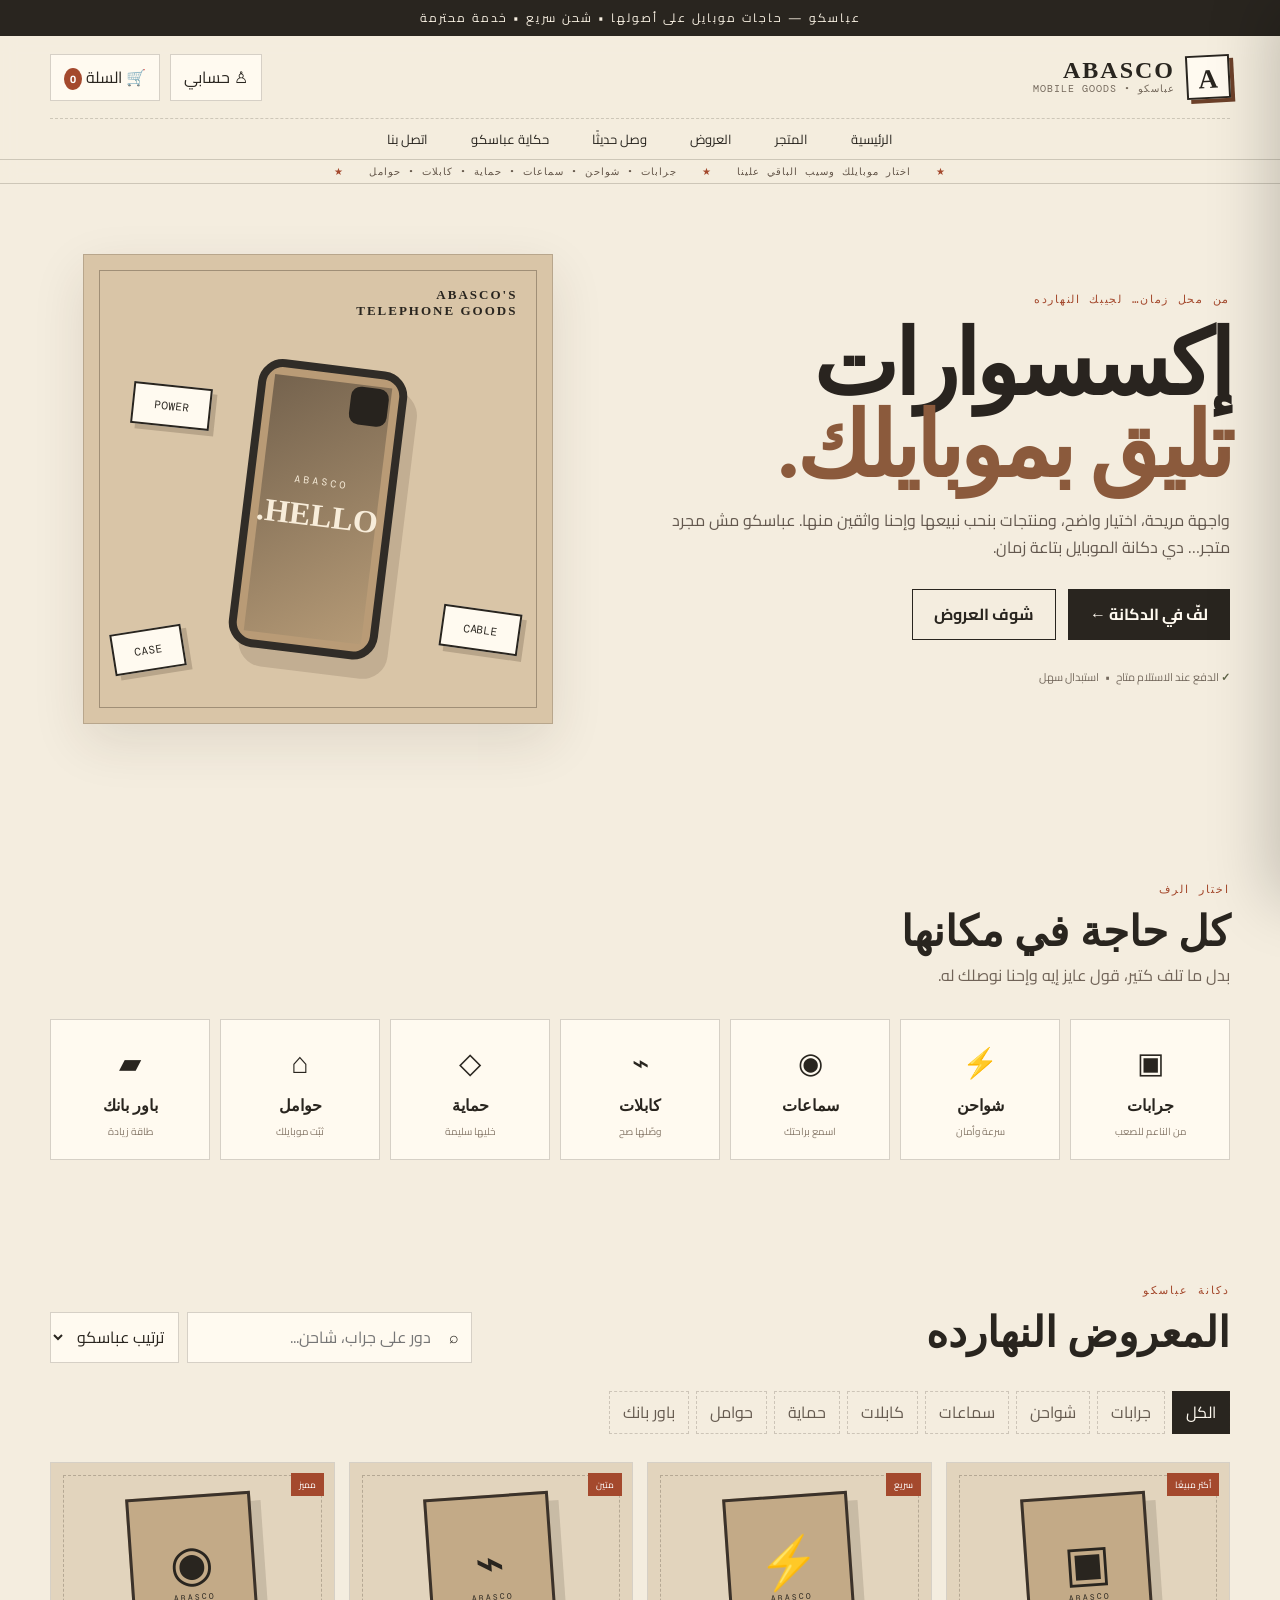
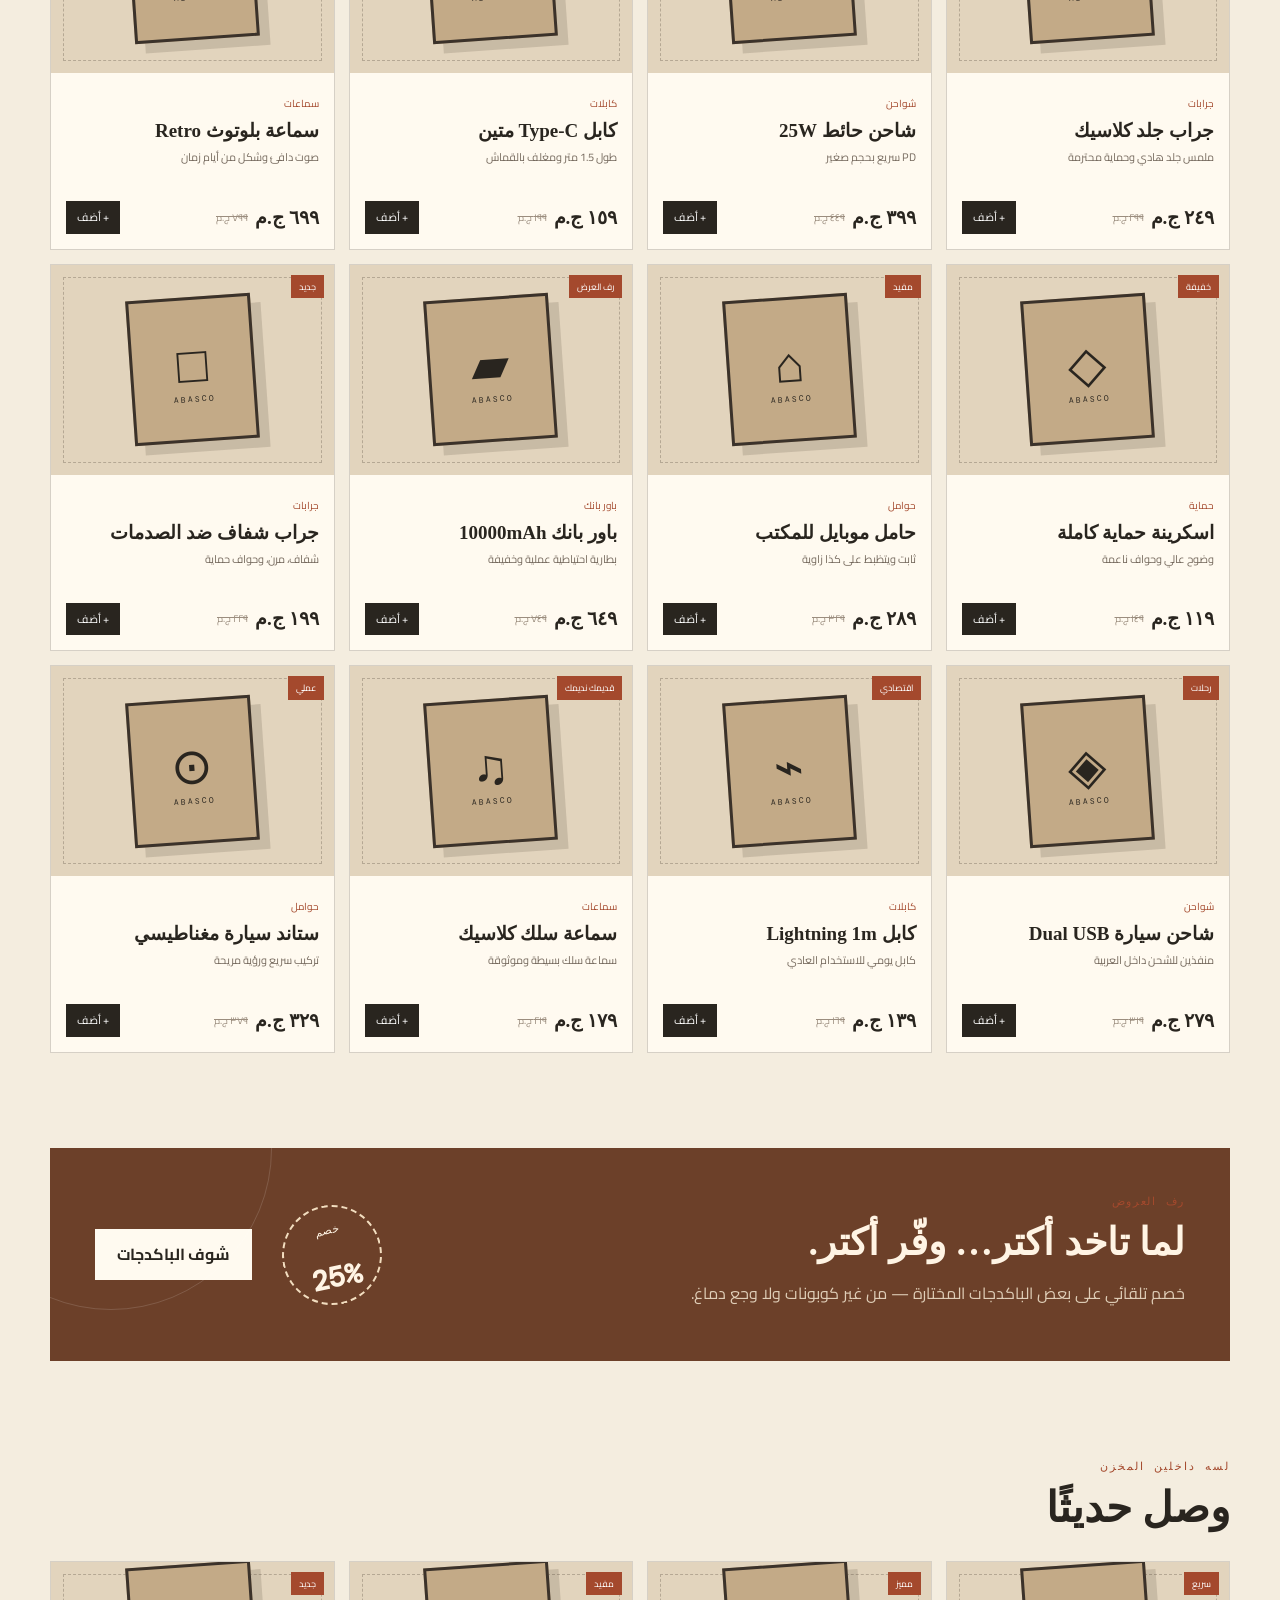
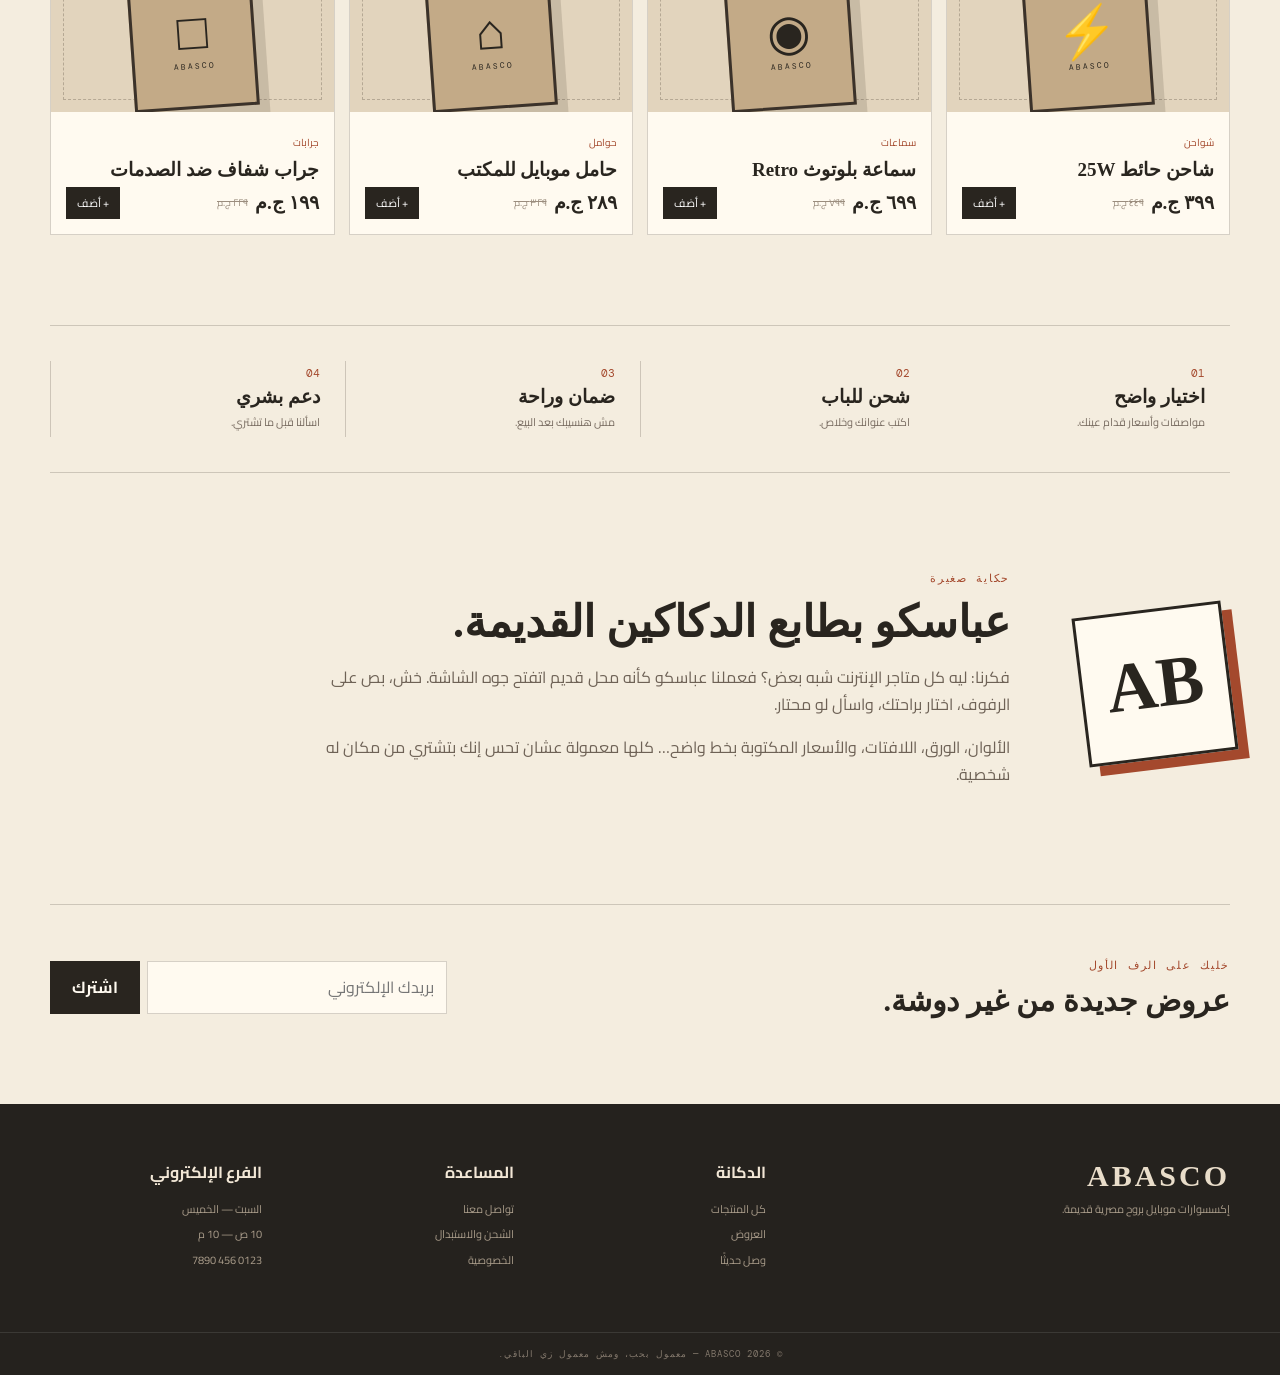
<file: index.html>
<!DOCTYPE html>
<html lang="ar" dir="rtl">
<head>
  <meta charset="UTF-8">
  <meta name="viewport" content="width=device-width, initial-scale=1.0">
  <meta name="description" content="Abasco - عباسكو | متجر إكسسوارات الموبايل">
  <title>عباسكو | Abasco</title>
  <link rel="stylesheet" href="style.css">
</head>
<body>
  <div class="announcement">عباسكو — حاجات موبايل على أصولها • شحن سريع • خدمة محترمة</div>

  <header class="site-header">
    <div class="top-line">
      <button class="icon-btn mobile-menu-btn" id="mobileMenuBtn" aria-label="القائمة">☰</button>
      <a class="brand" href="#home" aria-label="عباسكو">
        <span class="brand-mark">A</span>
        <span>
          <strong>ABASCO</strong>
          <small>عباسكو • MOBILE GOODS</small>
        </span>
      </a>
      <div class="header-actions">
        <button class="header-link" id="accountBtn">♙ حسابي</button>
        <button class="header-link cart-trigger" id="cartBtn">🛒 السلة <b id="cartCount">0</b></button>
      </div>
    </div>

    <nav class="main-nav" id="mainNav">
      <a href="#home">الرئيسية</a>
      <a href="#shop">المتجر</a>
      <a href="#offers">العروض</a>
      <a href="#new">وصل حديثًا</a>
      <a href="#about">حكاية عباسكو</a>
      <a href="#contact">اتصل بنا</a>
    </nav>

    <div class="ticker">
      <span>★</span> اختار موبايلك وسيب الباقي علينا
      <span>★</span> جرابات • شواحن • سماعات • حماية • كابلات • حوامل
      <span>★</span>
    </div>
  </header>

  <main id="home">
    <section class="hero section-shell">
      <div class="hero-copy">
        <div class="eyebrow">من محل زمان… لجيبك النهارده</div>
        <h1>إكسسوارات<br><em>تليق بموبايلك.</em></h1>
        <p>واجهة مريحة، اختيار واضح، ومنتجات بنحب نبيعها وإحنا واثقين منها. عباسكو مش مجرد متجر… دي دكانة الموبايل بتاعة زمان.</p>
        <div class="hero-buttons">
          <a class="btn primary" href="#shop">لفّ في الدكانة ←</a>
          <a class="btn ghost" href="#offers">شوف العروض</a>
        </div>
        <div class="hero-note"><span>✓</span> الدفع عند الاستلام متاح &nbsp; • &nbsp; استبدال سهل</div>
      </div>
      <div class="hero-display">
        <div class="display-frame">
          <div class="display-label">ABASCO'S<br>TELEPHONE GOODS</div>
          <div class="display-phone">
            <div class="phone-camera"></div>
            <div class="phone-screen">
              <span>ABASCO</span>
              <b>HELLO.</b>
            </div>
          </div>
          <div class="display-accessory accessory-one">CASE</div>
          <div class="display-accessory accessory-two">CABLE</div>
          <div class="display-accessory accessory-three">POWER</div>
        </div>
      </div>
    </section>

    <section class="categories section-shell" aria-label="التصنيفات">
      <div class="section-heading">
        <span>اختار الرف</span>
        <h2>كل حاجة في مكانها</h2>
        <p>بدل ما تلف كتير، قول عايز إيه وإحنا نوصلك له.</p>
      </div>
      <div class="category-grid" id="categoryGrid"></div>
    </section>

    <section class="shop section-shell" id="shop">
      <div class="shop-head">
        <div class="section-heading compact">
          <span>دكانة عباسكو</span>
          <h2>المعروض النهارده</h2>
        </div>
        <div class="shop-tools">
          <label class="search-box">⌕ <input id="searchInput" type="search" placeholder="دور على جراب، شاحن..." aria-label="بحث"></label>
          <select id="sortSelect" aria-label="ترتيب المنتجات">
            <option value="featured">ترتيب عباسكو</option>
            <option value="low">السعر: الأقل</option>
            <option value="high">السعر: الأعلى</option>
            <option value="new">الأحدث</option>
          </select>
        </div>
      </div>
      <div class="filter-row" id="filterRow"></div>
      <div class="products-grid" id="productsGrid"></div>
      <div class="empty-state" id="emptyState" hidden>ملقيناش اللي بتدور عليه… جرّب كلمة تانية.</div>
    </section>

    <section class="offer-banner section-shell" id="offers">
      <div>
        <span class="eyebrow">رف العروض</span>
        <h2>لما تاخد أكتر… وفّر أكتر.</h2>
        <p>خصم تلقائي على بعض الباكدجات المختارة — من غير كوبونات ولا وجع دماغ.</p>
      </div>
      <div class="offer-stamp">خصم<br><strong>25%</strong></div>
      <a href="#shop" class="btn light">شوف الباكدجات</a>
    </section>

    <section class="new-section section-shell" id="new">
      <div class="section-heading">
        <span>لسه داخلين المخزن</span>
        <h2>وصل حديثًا</h2>
      </div>
      <div class="new-arrivals" id="newArrivals"></div>
    </section>

    <section class="trust section-shell">
      <div class="trust-card"><b>01</b><strong>اختيار واضح</strong><span>مواصفات وأسعار قدام عينك.</span></div>
      <div class="trust-card"><b>02</b><strong>شحن للباب</strong><span>اكتب عنوانك وخلاص.</span></div>
      <div class="trust-card"><b>03</b><strong>ضمان وراحة</strong><span>مش هنسيبك بعد البيع.</span></div>
      <div class="trust-card"><b>04</b><strong>دعم بشري</strong><span>اسألنا قبل ما تشتري.</span></div>
    </section>

    <section class="story section-shell" id="about">
      <div class="story-sign">AB</div>
      <div>
        <span class="eyebrow">حكاية صغيرة</span>
        <h2>عباسكو بطابع الدكاكين القديمة.</h2>
        <p>فكرنا: ليه كل متاجر الإنترنت شبه بعض؟ فعملنا عباسكو كأنه محل قديم اتفتح جوه الشاشة. خش، بص على الرفوف، اختار براحتك، واسأل لو محتار.</p>
        <p>الألوان، الورق، اللافتات، والأسعار المكتوبة بخط واضح… كلها معمولة عشان تحس إنك بتشتري من مكان له شخصية.</p>
      </div>
    </section>

    <section class="newsletter section-shell" id="contact">
      <div>
        <span class="eyebrow">خليك على الرف الأول</span>
        <h2>عروض جديدة من غير دوشة.</h2>
      </div>
      <form id="newsletterForm">
        <input type="email" required placeholder="بريدك الإلكتروني">
        <button class="btn primary" type="submit">اشترك</button>
      </form>
    </section>
  </main>

  <footer class="footer">
    <div class="footer-inner section-shell">
      <div>
        <div class="footer-brand">ABASCO</div>
        <p>إكسسوارات موبايل بروح مصرية قديمة.</p>
      </div>
      <div><b>الدكانة</b><a href="#shop">كل المنتجات</a><a href="#offers">العروض</a><a href="#new">وصل حديثًا</a></div>
      <div><b>المساعدة</b><a href="#contact">تواصل معنا</a><a href="#" id="shippingLink">الشحن والاستبدال</a><a href="#" id="privacyLink">الخصوصية</a></div>
      <div><b>الفرع الإلكتروني</b><span>السبت — الخميس</span><span>10 ص — 10 م</span><span>0123 456 7890</span></div>
    </div>
    <div class="copyright">© 2026 ABASCO — معمول بحب، ومش معمول زي الباقي.</div>
  </footer>

  <aside class="cart-drawer" id="cartDrawer" aria-label="سلة المشتريات">
    <div class="drawer-head"><h2>سلة عباسكو</h2><button class="close-btn" id="closeCart">×</button></div>
    <div id="cartItems" class="cart-items"></div>
    <div class="cart-footer">
      <div class="total-line"><span>الإجمالي</span><strong id="cartTotal">0 ج.م</strong></div>
      <button class="btn primary full" id="checkoutBtn">إتمام الطلب</button>
      <button class="text-btn" id="clearCart">تفريغ السلة</button>
    </div>
  </aside>
  <div class="overlay" id="overlay"></div>

  <dialog id="checkoutDialog" class="modal">
    <button class="modal-close" data-close>×</button>
    <div class="modal-title"><span>ورقة الطلب</span><h2>بيانات التوصيل</h2></div>
    <form id="checkoutForm">
      <div class="form-grid">
        <label>الاسم<input name="name" required placeholder="اسمك بالكامل"></label>
        <label>الموبايل<input name="phone" required inputmode="tel" placeholder="01xxxxxxxxx"></label>
        <label class="wide">المحافظة / المنطقة<input name="area" required placeholder="مثال: القاهرة - مدينة نصر"></label>
        <label class="wide">العنوان بالتفصيل<textarea name="address" required rows="3" placeholder="الشارع، العمارة، الدور..."></textarea></label>
        <label>طريقة الدفع<select name="payment"><option>الدفع عند الاستلام</option><option>تحويل بنكي</option></select></label>
        <label>ملاحظات<input name="notes" placeholder="اختياري"></label>
      </div>
      <div class="order-summary" id="checkoutSummary"></div>
      <button class="btn primary full" type="submit">تأكيد الطلب</button>
    </form>
  </dialog>

  <dialog id="accountDialog" class="modal small-modal">
    <button class="modal-close" data-close>×</button>
    <div class="modal-title"><span>دفتر الزباين</span><h2>حسابي</h2></div>
    <p>احفظ بياناتك على جهازك عشان الطلب الجاي يبقى أسرع.</p>
    <form id="accountForm">
      <label>الاسم<input name="name" required placeholder="اسمك"></label>
      <label>رقم الموبايل<input name="phone" required placeholder="01xxxxxxxxx"></label>
      <button class="btn primary full" type="submit">حفظ البيانات</button>
    </form>
  </dialog>

  <div class="toast" id="toast"></div>
  <script src="script.js"></script>
</body>
</html>
</file>
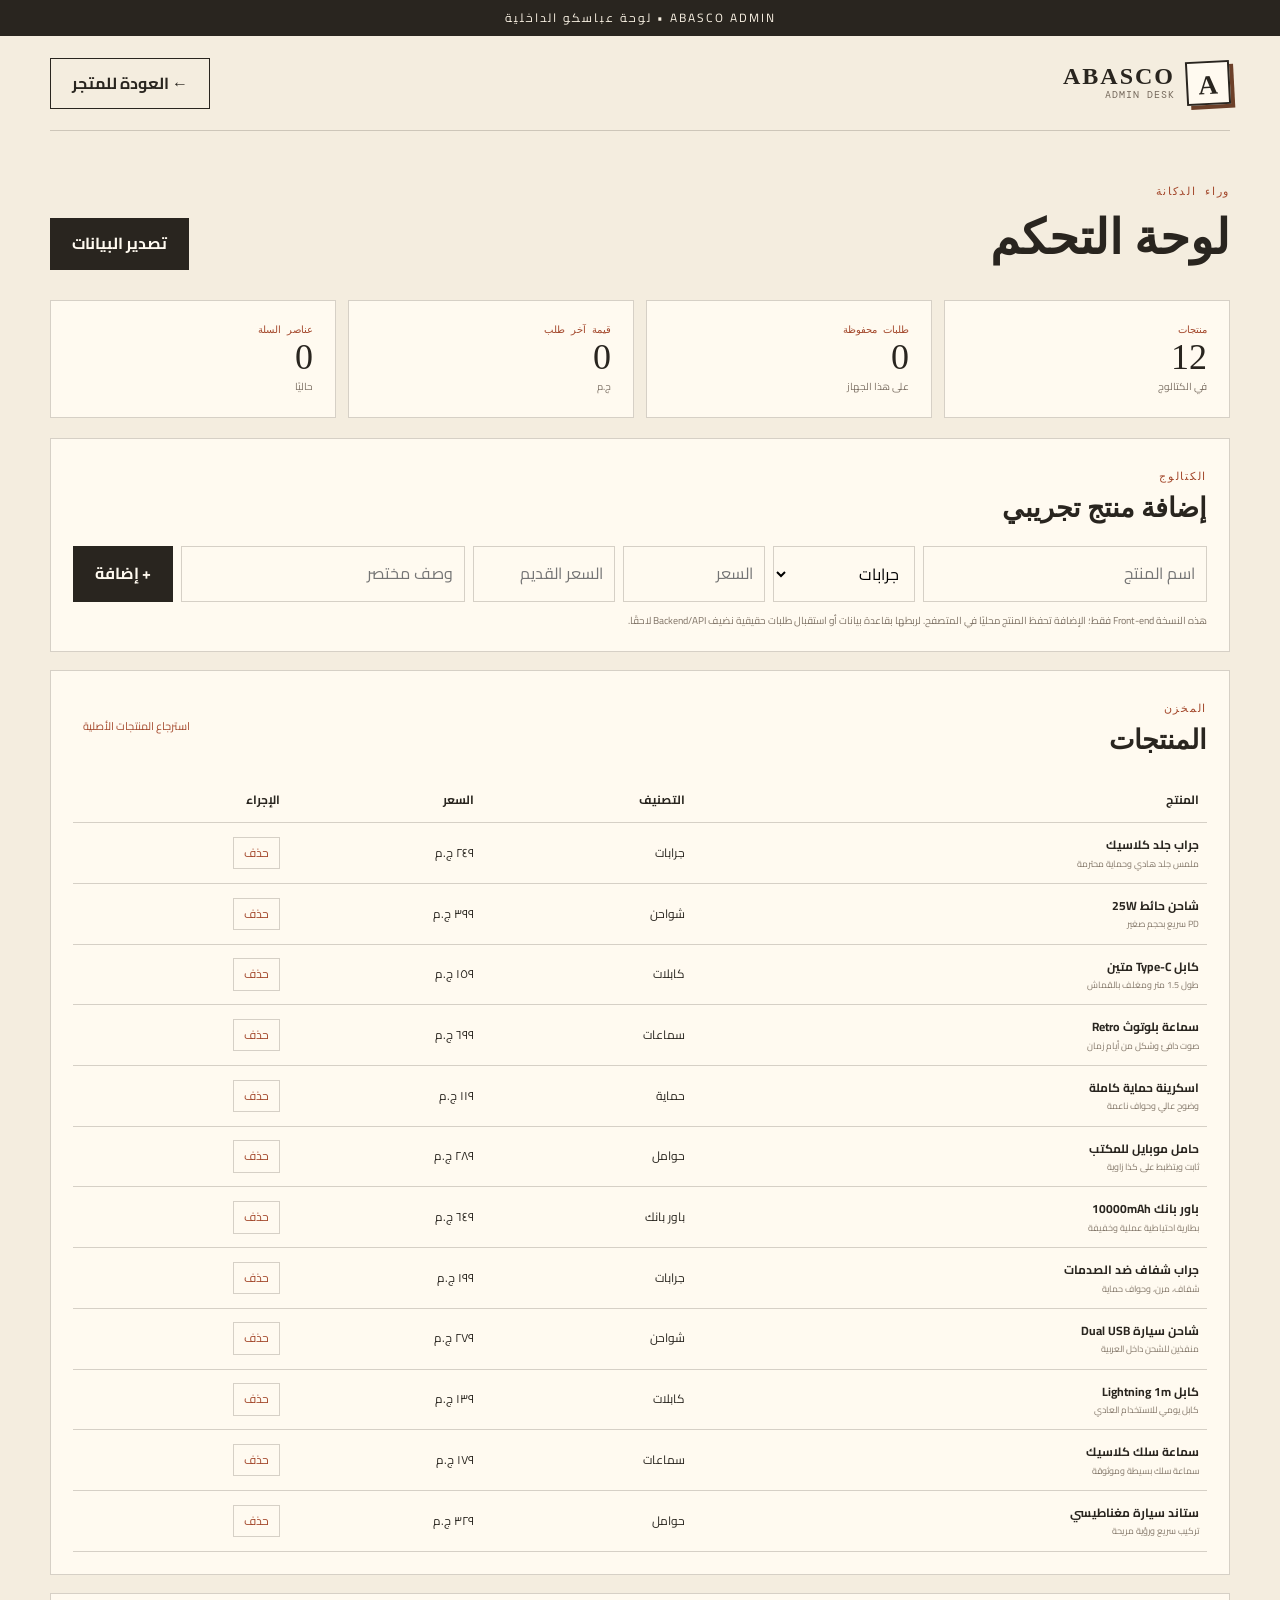
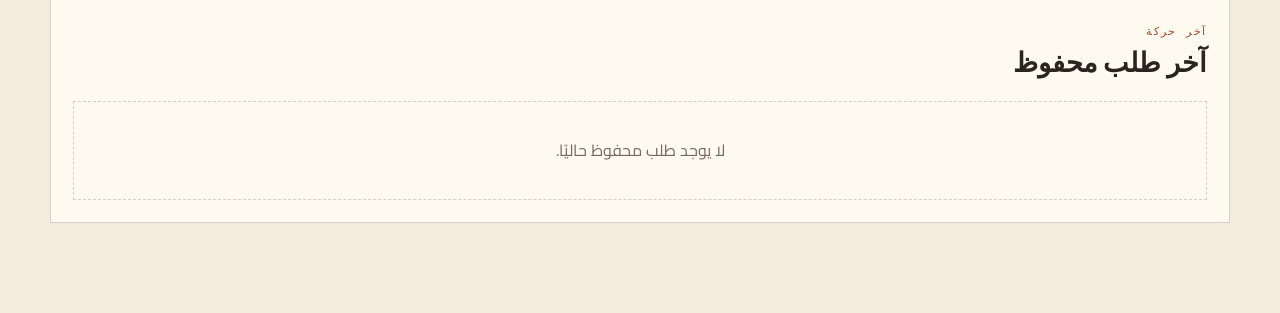
<file: admin.html>
<!DOCTYPE html>
<html lang="ar" dir="rtl">
<head>
<meta charset="UTF-8"><meta name="viewport" content="width=device-width, initial-scale=1.0">
<title>عباسكو | لوحة الإدارة</title><link rel="stylesheet" href="style.css">
</head>
<body class="admin-page">
<div class="announcement">ABASCO ADMIN • لوحة عباسكو الداخلية</div>
<header class="admin-header section-shell">
  <a class="brand" href="index.html"><span class="brand-mark">A</span><span><strong>ABASCO</strong><small>ADMIN DESK</small></span></a>
  <a class="btn ghost" href="index.html">← العودة للمتجر</a>
</header>
<main class="section-shell admin-main">
  <div class="admin-title"><div><span class="eyebrow">وراء الدكانة</span><h1>لوحة التحكم</h1></div><button class="btn primary" id="exportBtn">تصدير البيانات</button></div>
  <section class="stats-grid">
    <div class="stat"><small>منتجات</small><strong id="productStat">0</strong><span>في الكتالوج</span></div>
    <div class="stat"><small>طلبات محفوظة</small><strong id="orderStat">0</strong><span>على هذا الجهاز</span></div>
    <div class="stat"><small>قيمة آخر طلب</small><strong id="lastTotal">0</strong><span>ج.م</span></div>
    <div class="stat"><small>عناصر السلة</small><strong id="cartStat">0</strong><span>حاليًا</span></div>
  </section>

  <section class="admin-panel">
    <div class="panel-head"><div><span class="eyebrow">الكتالوج</span><h2>إضافة منتج تجريبي</h2></div></div>
    <form id="productForm" class="admin-form">
      <input name="name" required placeholder="اسم المنتج">
      <select name="category"><option>جرابات</option><option>شواحن</option><option>سماعات</option><option>كابلات</option><option>حماية</option><option>حوامل</option><option>باور بانك</option></select>
      <input name="price" required type="number" min="0" placeholder="السعر">
      <input name="old" type="number" min="0" placeholder="السعر القديم">
      <input name="desc" placeholder="وصف مختصر">
      <button class="btn primary" type="submit">+ إضافة</button>
    </form>
    <p class="admin-note">هذه النسخة Front-end فقط؛ الإضافة تحفظ المنتج محليًا في المتصفح. لربطها بقاعدة بيانات أو استقبال طلبات حقيقية نضيف Backend/API لاحقًا.</p>
  </section>

  <section class="admin-panel">
    <div class="panel-head"><div><span class="eyebrow">المخزن</span><h2>المنتجات</h2></div><button class="text-btn" id="resetProducts">استرجاع المنتجات الأصلية</button></div>
    <div class="admin-table-wrap"><table><thead><tr><th>المنتج</th><th>التصنيف</th><th>السعر</th><th>الإجراء</th></tr></thead><tbody id="adminProducts"></tbody></table></div>
  </section>

  <section class="admin-panel">
    <div class="panel-head"><div><span class="eyebrow">آخر حركة</span><h2>آخر طلب محفوظ</h2></div></div>
    <div id="lastOrder" class="last-order"></div>
  </section>
</main>
<script>
const baseProducts = [
{id:1,name:"جراب جلد كلاسيك",category:"جرابات",price:249,old:299,desc:"ملمس جلد هادي وحماية محترمة",icon:"▣"},
{id:2,name:"شاحن حائط 25W",category:"شواحن",price:399,old:449,desc:"PD سريع بحجم صغير",icon:"⚡"},
{id:3,name:"كابل Type-C متين",category:"كابلات",price:159,old:199,desc:"طول 1.5 متر ومغلف بالقماش",icon:"⌁"},
{id:4,name:"سماعة بلوتوث Retro",category:"سماعات",price:699,old:799,desc:"صوت دافئ وشكل من أيام زمان",icon:"◉"},
{id:5,name:"اسكرينة حماية كاملة",category:"حماية",price:119,old:149,desc:"وضوح عالي وحواف ناعمة",icon:"◇"},
{id:6,name:"حامل موبايل للمكتب",category:"حوامل",price:289,old:329,desc:"ثابت ويتظبط على كذا زاوية",icon:"⌂"},
{id:7,name:"باور بانك 10000mAh",category:"باور بانك",price:649,old:749,desc:"بطارية احتياطية عملية وخفيفة",icon:"▰"},
{id:8,name:"جراب شفاف ضد الصدمات",category:"جرابات",price:199,old:229,desc:"شفاف، مرن، وحواف حماية",icon:"□"},
{id:9,name:"شاحن سيارة Dual USB",category:"شواحن",price:279,old:319,desc:"منفذين للشحن داخل العربية",icon:"◈"},
{id:10,name:"كابل Lightning 1m",category:"كابلات",price:139,old:169,desc:"كابل يومي للاستخدام العادي",icon:"⌁"},
{id:11,name:"سماعة سلك كلاسيك",category:"سماعات",price:179,old:219,desc:"سماعة سلك بسيطة وموثوقة",icon:"♫"},
{id:12,name:"ستاند سيارة مغناطيسي",category:"حوامل",price:329,old:379,desc:"تركيب سريع ورؤية مريحة",icon:"⊙"}
];
const getProducts=()=>JSON.parse(localStorage.getItem("abascoAdminProducts")||"null")||baseProducts;
const money=n=>Number(n).toLocaleString("ar-EG");
function render(){
 const p=getProducts(), cart=JSON.parse(localStorage.getItem("abascoCart")||"[]"), order=JSON.parse(localStorage.getItem("abascoLastOrder")||"null");
 productStat.textContent=p.length; cartStat.textContent=cart.reduce((s,x)=>s+x.qty,0); orderStat.textContent=order?1:0; lastTotal.textContent=order?money(order.total):"0";
 adminProducts.innerHTML=p.map(x=>`<tr><td><b>${x.name}</b><small>${x.desc||""}</small></td><td>${x.category}</td><td>${money(x.price)} ج.م</td><td><button class="table-btn" data-del="${x.id}">حذف</button></td></tr>`).join("");
 lastOrder.innerHTML=order?`<div class="order-paper"><b>${order.number}</b><span>${order.name} — ${order.phone}</span><span>${order.area} — ${order.address}</span><strong>${money(order.total)} ج.م</strong></div>`:`<div class="empty-state">لا يوجد طلب محفوظ حاليًا.</div>`;
}
productForm.onsubmit=e=>{
 e.preventDefault();const d=Object.fromEntries(new FormData(e.target));const p=getProducts();
 p.push({id:Date.now(),name:d.name,category:d.category,price:Number(d.price),old:Number(d.old)||Number(d.price),desc:d.desc,icon:"✦"});
 localStorage.setItem("abascoAdminProducts",JSON.stringify(p));e.target.reset();render();
};
document.addEventListener("click",e=>{
 if(e.target.dataset.del){const p=getProducts().filter(x=>x.id!==Number(e.target.dataset.del));localStorage.setItem("abascoAdminProducts",JSON.stringify(p));render();}
});
resetProducts.onclick=()=>{localStorage.removeItem("abascoAdminProducts");render()};
exportBtn.onclick=()=>{
 const data={products:getProducts(),lastOrder:JSON.parse(localStorage.getItem("abascoLastOrder")||"null"),customer:JSON.parse(localStorage.getItem("abascoCustomer")||"null")};
 const a=document.createElement("a");a.href=URL.createObjectURL(new Blob([JSON.stringify(data,null,2)],{type:"application/json"}));a.download="abasco-data.json";a.click();URL.revokeObjectURL(a.href);
};
render();
</script>
</body></html>
</file>
<file: style.css>
@import url('https://fonts.googleapis.com/css2?family=Cairo:wght@400;500;600;700;800&family=DM+Mono:wght@400;500&display=swap');

:root{
  --ink:#29251f;--paper:#f4eddf;--paper2:#ebe0cc;--cream:#fffaf0;--brown:#6c4029;
  --brown2:#8b5a3c;--rust:#a4492d;--olive:#5e6346;--line:rgba(52,42,31,.20);
  --shadow:0 18px 50px rgba(55,38,22,.11);--serif:Georgia,"Times New Roman",serif;
}
*{box-sizing:border-box}
html{scroll-behavior:smooth}
body{margin:0;background:var(--paper);color:var(--ink);font-family:Cairo,Arial,sans-serif;line-height:1.7}
body:before{content:"";position:fixed;inset:0;pointer-events:none;opacity:.16;background-image:radial-gradient(#6b523e .55px,transparent .55px);background-size:8px 8px;z-index:10;mix-blend-mode:multiply}
a{text-decoration:none;color:inherit}
button,input,select,textarea{font:inherit}
button{cursor:pointer}
.announcement{background:var(--ink);color:#f9f1e3;text-align:center;font-size:12px;letter-spacing:2px;padding:8px 15px}
.section-shell{width:min(1180px,calc(100% - 36px));margin:auto}
.site-header{border-bottom:1px solid var(--line);background:rgba(244,237,223,.94);position:sticky;top:0;z-index:20;backdrop-filter:blur(8px)}
.top-line{width:min(1180px,calc(100% - 36px));margin:auto;min-height:82px;display:flex;align-items:center;justify-content:space-between;gap:25px}
.brand{display:flex;align-items:center;gap:11px}
.brand-mark{width:44px;height:44px;border:2px solid var(--ink);display:grid;place-items:center;font-family:var(--serif);font-size:27px;font-weight:bold;transform:rotate(-3deg);background:var(--cream);box-shadow:4px 4px 0 var(--brown)}
.brand strong{display:block;font:800 24px/1 var(--serif);letter-spacing:2px}
.brand small{display:block;font:10px/1.4 "DM Mono",monospace;letter-spacing:1px;color:#75695c}
.header-actions{display:flex;gap:10px}.header-link,.icon-btn{border:1px solid var(--line);background:var(--cream);padding:9px 13px;color:var(--ink)}
.header-link b{background:var(--rust);color:#fff;border-radius:50%;padding:1px 6px;font-size:11px}
.icon-btn{display:none}
.main-nav{width:min(1180px,calc(100% - 36px));margin:auto;display:flex;justify-content:center;gap:5px;border-top:1px dashed var(--line)}
.main-nav a{padding:9px 18px;font-size:13px;border-inline:1px solid transparent}.main-nav a:hover{background:var(--paper2);border-color:var(--line)}
.ticker{border-top:1px solid var(--line);padding:5px;text-align:center;font:10px "DM Mono",monospace;letter-spacing:1px;color:#66584b}.ticker span{color:var(--rust);margin:0 18px}
.hero{min-height:620px;display:grid;grid-template-columns:1.05fr .95fr;align-items:center;gap:50px;padding-top:50px;padding-bottom:60px}
.eyebrow{font:11px "DM Mono",monospace;letter-spacing:1.7px;color:var(--rust);text-transform:uppercase}
.hero h1{font:700 clamp(48px,7vw,92px)/.92 var(--serif);margin:18px 0;color:#29241f;letter-spacing:-4px}
.hero h1 em{font-style:normal;color:var(--brown2)}
.hero p{max-width:590px;color:#63584e;font-size:16px}.hero-buttons{display:flex;gap:12px;margin:28px 0}
.btn{display:inline-flex;align-items:center;justify-content:center;border:1px solid var(--ink);padding:11px 21px;font-weight:700;min-height:46px;transition:.2s}
.btn:hover{transform:translate(-2px,-2px);box-shadow:4px 4px 0 var(--ink)}
.btn.primary{background:var(--ink);color:var(--cream)}.btn.ghost{background:transparent}.btn.light{background:var(--cream);border-color:var(--cream);color:var(--ink)}
.btn.full{width:100%}.hero-note{font-size:11px;color:#74695d}.hero-note span{color:var(--olive);font-weight:bold}
.hero-display{display:grid;place-items:center}.display-frame{width:min(470px,100%);aspect-ratio:1/1;position:relative;border:1px solid var(--line);background:#d9c5a7;box-shadow:var(--shadow);overflow:hidden}
.display-frame:before{content:"";position:absolute;inset:15px;border:1px solid rgba(54,42,29,.35)}
.display-label{position:absolute;top:32px;right:35px;font:700 13px/1.2 var(--serif);letter-spacing:2px}
.display-phone{position:absolute;width:150px;height:290px;border:8px solid #302c27;border-radius:25px;background:#b99b76;left:50%;top:50%;transform:translate(-50%,-43%) rotate(7deg);box-shadow:12px 18px 0 rgba(63,44,28,.15)}
.phone-screen{position:absolute;inset:8px;background:linear-gradient(145deg,#75634e,#b59a76);display:flex;flex-direction:column;align-items:center;justify-content:center;color:#f8edda;font-family:var(--serif)}
.phone-screen span{font:10px "DM Mono";letter-spacing:3px}.phone-screen b{font-size:32px}
.phone-camera{position:absolute;width:38px;height:38px;background:#27231e;border-radius:10px;top:10px;right:10px;z-index:2}
.display-accessory{position:absolute;border:2px solid var(--ink);background:var(--cream);padding:12px 20px;font:11px "DM Mono";box-shadow:5px 5px 0 rgba(50,35,22,.2)}
.accessory-one{left:28px;bottom:52px;transform:rotate(-9deg)}.accessory-two{right:32px;bottom:72px;transform:rotate(8deg)}.accessory-three{left:48px;top:130px;transform:rotate(6deg)}
.section-heading{margin-bottom:30px}.section-heading span{font:11px "DM Mono";color:var(--rust);letter-spacing:2px}.section-heading h2{font:700 42px/1.05 var(--serif);margin:8px 0}.section-heading p{color:#706357;margin:0}.section-heading.compact{margin:0}
.categories{padding:70px 0}.category-grid{display:grid;grid-template-columns:repeat(7,1fr);gap:10px}
.category-card{background:var(--cream);border:1px solid var(--line);padding:19px 8px;display:flex;flex-direction:column;align-items:center;gap:4px;color:var(--ink);transition:.2s}
.category-card:hover{background:var(--ink);color:var(--cream);transform:translateY(-5px)}.cat-icon{font-size:29px;font-family:var(--serif)}.category-card strong{font-family:var(--serif);font-size:16px}.category-card small{font-size:10px;color:#887a6b}.category-card:hover small{color:#cbbca7}
.shop{padding:45px 0 85px}.shop-head{display:flex;justify-content:space-between;gap:20px;align-items:end}.shop-tools{display:flex;gap:8px}.search-box{display:flex;align-items:center;gap:7px;border:1px solid var(--line);background:var(--cream);padding:0 12px;min-width:280px}.search-box input{border:0;outline:0;background:transparent;width:100%;padding:11px}.shop-tools select{border:1px solid var(--line);background:var(--cream);padding:0 10px;color:var(--ink)}
.filter-row{display:flex;gap:7px;flex-wrap:wrap;margin:28px 0}.filter{border:1px dashed var(--line);background:transparent;padding:7px 13px;color:#665b50}.filter.active,.filter:hover{background:var(--ink);color:var(--cream)}
.products-grid{display:grid;grid-template-columns:repeat(4,1fr);gap:14px}
.product-card{background:var(--cream);border:1px solid var(--line);min-width:0;transition:.2s;position:relative}.product-card:hover{transform:translateY(-4px);box-shadow:0 12px 25px rgba(52,39,25,.08)}
.product-visual{height:210px;background:#e2d4bd;position:relative;display:grid;place-items:center;overflow:hidden}.product-visual:after{content:"";position:absolute;inset:12px;border:1px dashed rgba(51,40,28,.25)}
.product-badge{position:absolute;right:10px;top:10px;background:var(--rust);color:#fff;padding:4px 8px;font-size:9px;z-index:2}
.product-art{width:125px;height:145px;background:#c3aa87;border:3px solid #3b322a;display:flex;flex-direction:column;justify-content:center;align-items:center;box-shadow:10px 10px 0 rgba(57,41,27,.15);transform:rotate(-4deg);z-index:1}
.product-art i{font:50px var(--serif);font-style:normal}.product-art small{font:8px "DM Mono";letter-spacing:2px}
.product-info{padding:15px}.product-info>small{font-size:10px;color:var(--rust)}.product-info h3{font:700 19px/1.2 var(--serif);margin:5px 0}.product-info p{font-size:11px;color:#75695d;min-height:40px;margin:0 0 13px}
.price-row{display:flex;align-items:center;gap:7px;flex-wrap:wrap}.price-row strong{font:700 19px var(--serif)}.price-row del{font-size:10px;color:#9b8d7e}.add-btn{margin-right:auto;background:var(--ink);color:#fff;border:0;padding:7px 11px;font-size:11px}
.compact-card .product-visual{height:150px}.compact-card .product-info p{display:none}
.empty-state{text-align:center;border:1px dashed var(--line);padding:35px;color:#75695d}
.offer-banner{margin-top:10px;margin-bottom:90px;background:var(--brown);color:#fff4e4;padding:38px 45px;display:flex;align-items:center;gap:30px;position:relative;overflow:hidden}
.offer-banner:after{content:"";position:absolute;width:320px;height:320px;border:1px solid rgba(255,255,255,.14);border-radius:50%;left:-100px;top:-160px}.offer-banner h2{font:700 38px var(--serif);margin:7px 0}.offer-banner p{color:#dfcdb7}.offer-stamp{margin-right:auto;width:100px;height:100px;border:2px dashed #f2ddbf;border-radius:50%;display:grid;place-items:center;text-align:center;font:11px "DM Mono";transform:rotate(-12deg)}.offer-stamp strong{font-size:28px;line-height:.7}
.new-section{padding-bottom:90px}.new-arrivals{display:grid;grid-template-columns:repeat(4,1fr);gap:14px}
.trust{border-top:1px solid var(--line);border-bottom:1px solid var(--line);display:grid;grid-template-columns:repeat(4,1fr);padding:35px 0;margin-bottom:90px}.trust-card{padding:5px 25px;border-left:1px solid var(--line);display:flex;flex-direction:column}.trust-card:first-child{border:0}.trust-card b{font:11px "DM Mono";color:var(--rust)}.trust-card strong{font:700 19px var(--serif);margin:5px 0}.trust-card span{font-size:11px;color:#776b60}
.story{display:grid;grid-template-columns:170px 1fr;gap:50px;align-items:center;padding-bottom:100px}.story-sign{width:150px;height:150px;border:3px solid var(--ink);display:grid;place-items:center;font:700 70px var(--serif);transform:rotate(-7deg);box-shadow:10px 10px 0 var(--rust);background:var(--cream)}.story h2{font:700 44px/1.1 var(--serif);margin:9px 0}.story p{max-width:720px;color:#6e6256}
.newsletter{border-top:1px solid var(--line);padding:45px 0 80px;display:flex;justify-content:space-between;align-items:center;gap:25px}.newsletter h2{font:700 30px var(--serif);margin:6px 0}.newsletter form{display:flex}.newsletter input{min-width:300px;background:var(--cream);border:1px solid var(--line);padding:12px}.newsletter .btn{margin-right:7px}
.footer{background:#25221e;color:#e9ddca}.footer-inner{display:grid;grid-template-columns:2fr 1fr 1fr 1fr;gap:40px;padding:55px 0}.footer-brand{font:700 30px var(--serif);letter-spacing:3px}.footer p,.footer span,.footer a{display:block;color:#a99c8a;font-size:11px;margin:7px 0}.footer b{display:block;color:#f2e7d6;margin-bottom:13px}.copyright{border-top:1px solid rgba(255,255,255,.1);padding:15px;text-align:center;color:#83786c;font:9px "DM Mono";letter-spacing:1px}
.overlay{position:fixed;inset:0;background:rgba(24,19,15,.45);z-index:40;opacity:0;visibility:hidden;transition:.25s}.overlay.show{opacity:1;visibility:visible}
.cart-drawer{position:fixed;z-index:50;top:0;right:-440px;width:min(430px,100%);height:100vh;background:var(--cream);box-shadow:-20px 0 60px rgba(0,0,0,.2);transition:.3s;display:flex;flex-direction:column}.cart-drawer.open{right:0}.drawer-head{padding:22px;border-bottom:1px solid var(--line);display:flex;justify-content:space-between;align-items:center}.drawer-head h2{font:700 28px var(--serif);margin:0}.close-btn,.modal-close{border:0;background:transparent;font-size:28px;color:var(--ink)}
.cart-items{padding:15px;overflow:auto;flex:1}.cart-item{display:flex;gap:12px;padding:12px 0;border-bottom:1px dashed var(--line)}.mini-art{width:64px;height:72px;background:#dfcfb6;border:1px solid var(--line);display:grid;place-items:center;font:28px var(--serif)}.cart-meta{flex:1}.cart-meta strong,.cart-meta small{display:block}.cart-meta strong{font:16px var(--serif)}.cart-meta small{color:#7c7063;font-size:10px}.qty{display:flex;align-items:center;gap:9px;margin-top:8px}.qty button{border:1px solid var(--line);background:var(--paper);width:27px;height:27px}.qty .remove{width:auto;border:0;background:none;color:var(--rust);font-size:10px;margin-right:auto}.cart-footer{padding:18px;border-top:1px solid var(--line)}.total-line{display:flex;justify-content:space-between;font-size:13px;margin-bottom:13px}.total-line strong{font:22px var(--serif)}.text-btn{background:none;border:0;color:var(--rust);font-size:11px;padding:10px}
.empty-cart{text-align:center;padding:60px 20px;color:#75695d}.empty-cart span{font-size:35px}.empty-cart h3{font:23px var(--serif)}
.modal{border:1px solid var(--ink);background:var(--cream);color:var(--ink);width:min(700px,calc(100% - 30px));padding:30px;box-shadow:15px 15px 0 rgba(52,39,25,.18)}.modal::backdrop{background:rgba(24,19,15,.5)}.modal-close{position:absolute;left:18px;top:10px}.modal-title span{font:10px "DM Mono";color:var(--rust);letter-spacing:2px}.modal-title h2{font:700 34px var(--serif);margin:3px 0 20px}.form-grid{display:grid;grid-template-columns:1fr 1fr;gap:12px}.modal label,.small-modal label{display:flex;flex-direction:column;gap:4px;font-size:11px}.modal input,.modal select,.modal textarea{background:#fffaf0;border:1px solid var(--line);padding:10px;outline:0}.wide{grid-column:1/-1}.order-summary{background:var(--paper2);padding:12px;margin:15px 0}.order-summary div{display:flex;justify-content:space-between;font-size:12px}.small-modal{width:min(440px,calc(100% - 30px))}.small-modal form{display:grid;gap:12px}
.toast{position:fixed;bottom:22px;right:22px;background:var(--ink);color:#fff4e4;padding:12px 18px;z-index:100;transform:translateY(20px);opacity:0;pointer-events:none;transition:.25s;font-size:12px}.toast.show{transform:translateY(0);opacity:1}
.admin-header{min-height:95px;display:flex;justify-content:space-between;align-items:center;border-bottom:1px solid var(--line)}.admin-main{padding:45px 0 90px}.admin-title{display:flex;justify-content:space-between;align-items:end;margin-bottom:30px}.admin-title h1{font:700 48px var(--serif);margin:5px 0}.stats-grid{display:grid;grid-template-columns:repeat(4,1fr);gap:12px;margin-bottom:20px}.stat,.admin-panel{background:var(--cream);border:1px solid var(--line);padding:22px}.stat{display:flex;flex-direction:column}.stat small{color:var(--rust);font:10px "DM Mono"}.stat strong{font:36px var(--serif)}.stat span{font-size:10px;color:#7d7165}.admin-panel{margin-top:18px}.panel-head{display:flex;justify-content:space-between;align-items:center;margin-bottom:18px}.panel-head h2{font:700 27px var(--serif);margin:4px 0}.admin-form{display:grid;grid-template-columns:2fr 1fr 1fr 1fr 2fr auto;gap:8px}.admin-form input,.admin-form select{border:1px solid var(--line);background:#fffaf0;padding:11px;min-width:0}.admin-note{font-size:10px;color:#807467;margin-bottom:0}.admin-table-wrap{overflow:auto}table{width:100%;border-collapse:collapse}th,td{text-align:right;border-bottom:1px solid var(--line);padding:12px 8px;font-size:12px}td small{display:block;color:#85796b;font-size:9px}.table-btn{border:1px solid var(--line);background:transparent;color:var(--rust);padding:5px 10px}.order-paper{border:1px dashed var(--line);padding:20px;display:flex;flex-direction:column;gap:7px;background:#f5ead7}.order-paper strong{font:24px var(--serif)}
@media(max-width:900px){.hero{grid-template-columns:1fr}.hero-display{order:-1}.display-frame{max-width:520px}.category-grid{grid-template-columns:repeat(4,1fr)}.products-grid{grid-template-columns:repeat(3,1fr)}.new-arrivals{grid-template-columns:repeat(2,1fr)}.trust{grid-template-columns:repeat(2,1fr)}.trust-card{border-left:0;padding:15px;border-bottom:1px solid var(--line)}.admin-form{grid-template-columns:1fr 1fr 1fr}.admin-form .btn{grid-column:1/-1}}
@media(max-width:650px){.section-shell,.top-line,.main-nav{width:min(100% - 22px,1180px)}.top-line{min-height:70px}.header-actions .header-link:first-child{display:none}.icon-btn{display:block}.main-nav{display:none;flex-direction:column;padding:8px 0}.main-nav.open{display:flex}.main-nav a{text-align:center}.ticker{font-size:8px}.ticker span{margin:0 5px}.hero{padding-top:35px;gap:30px}.hero h1{font-size:57px;letter-spacing:-2px}.display-frame{width:100%}.categories,.shop{padding:50px 0}.category-grid{grid-template-columns:repeat(2,1fr)}.shop-head{align-items:stretch;flex-direction:column}.shop-tools{flex-direction:column}.search-box{min-width:0}.products-grid{grid-template-columns:repeat(2,1fr);gap:8px}.product-visual{height:165px}.product-art{transform:scale(.82) rotate(-4deg)}.product-info{padding:11px}.product-info h3{font-size:16px}.product-info p{font-size:9px;min-height:35px}.price-row strong{font-size:15px}.add-btn{padding:6px 8px}.offer-banner{margin-bottom:60px;padding:28px 20px;display:block}.offer-banner h2{font-size:29px}.offer-stamp{margin:20px 0}.new-arrivals{grid-template-columns:1fr 1fr}.story{grid-template-columns:1fr;gap:30px}.story h2{font-size:34px}.newsletter{display:block}.newsletter form{margin-top:18px}.newsletter input{min-width:0;flex:1}.footer-inner{grid-template-columns:1fr 1fr;gap:25px}.form-grid{grid-template-columns:1fr}.wide{grid-column:auto}.admin-title{display:block}.admin-title .btn{margin-top:15px}.stats-grid{grid-template-columns:1fr 1fr}.admin-form{grid-template-columns:1fr}.admin-form .btn{grid-column:auto}}
@media(max-width:420px){.products-grid,.new-arrivals{grid-template-columns:1fr}.hero h1{font-size:50px}.trust{grid-template-columns:1fr}.footer-inner{grid-template-columns:1fr}.hero-buttons{flex-direction:column}}
</file>
